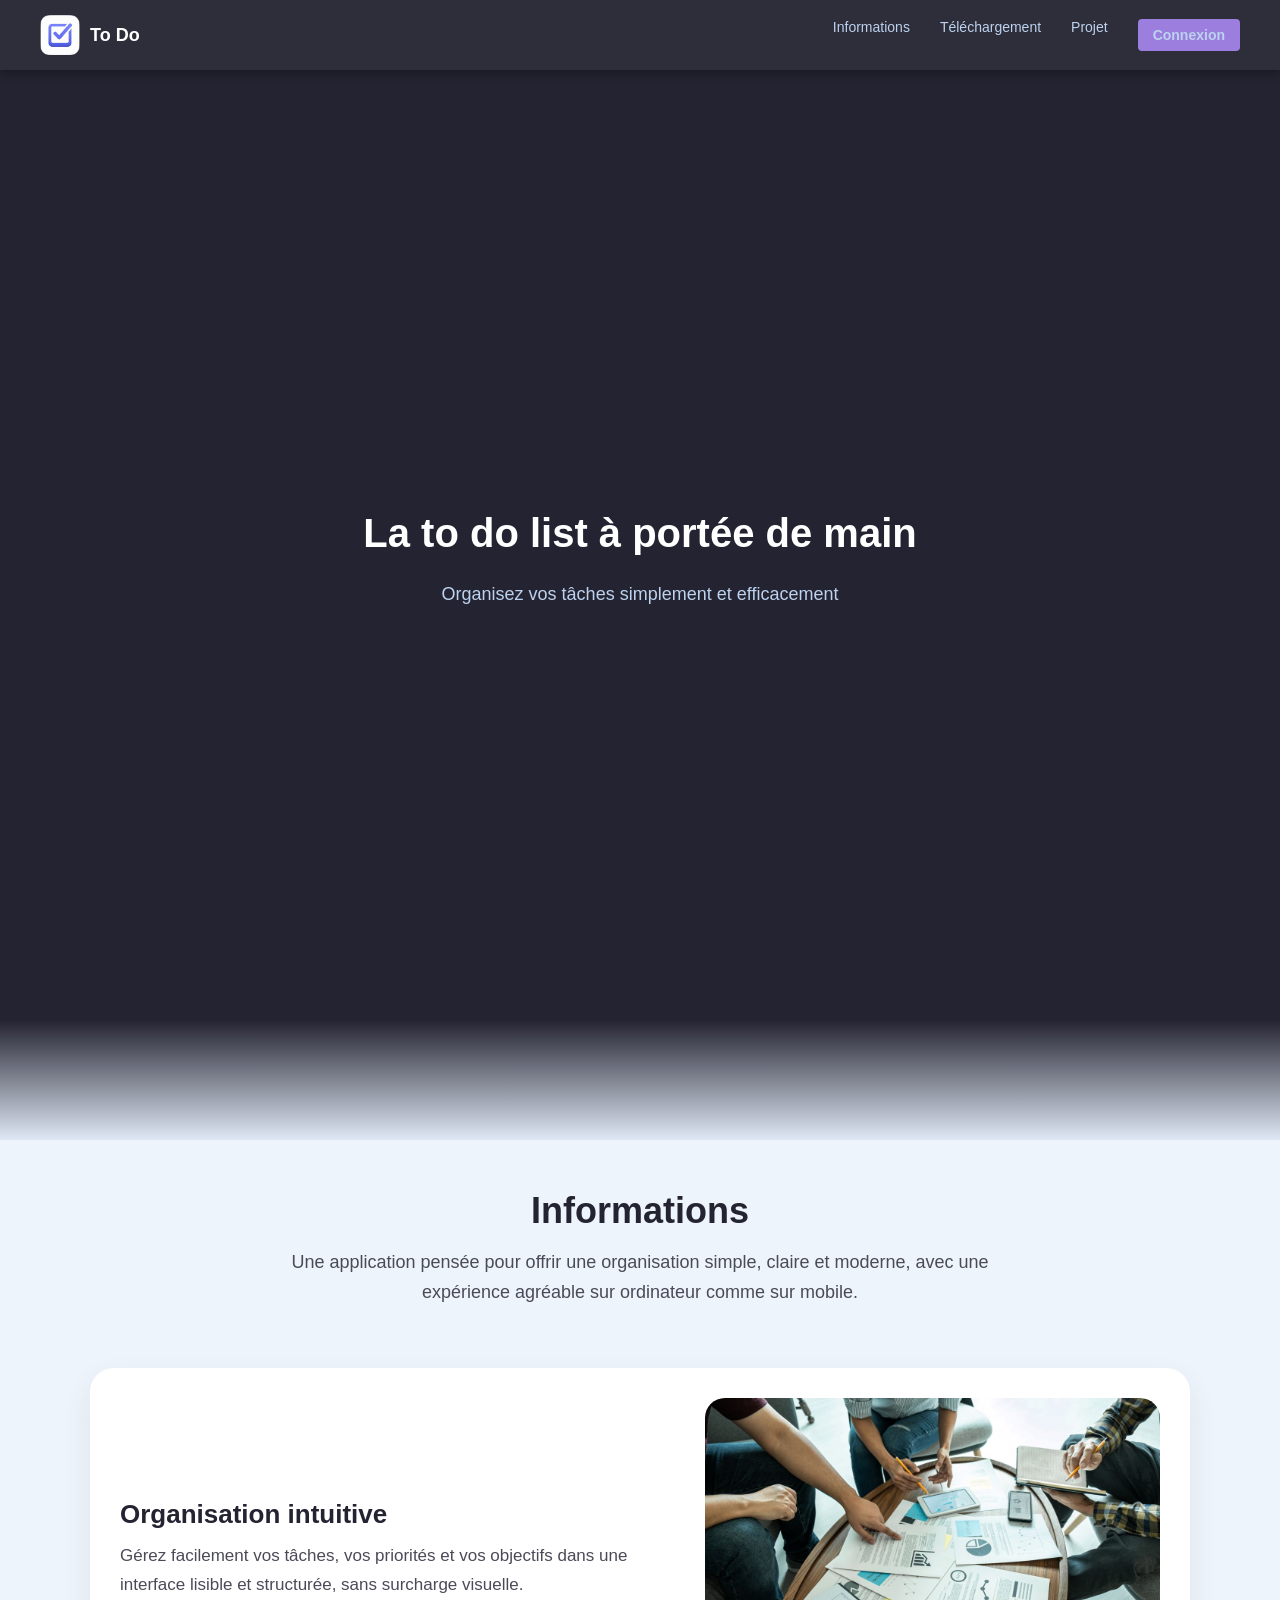
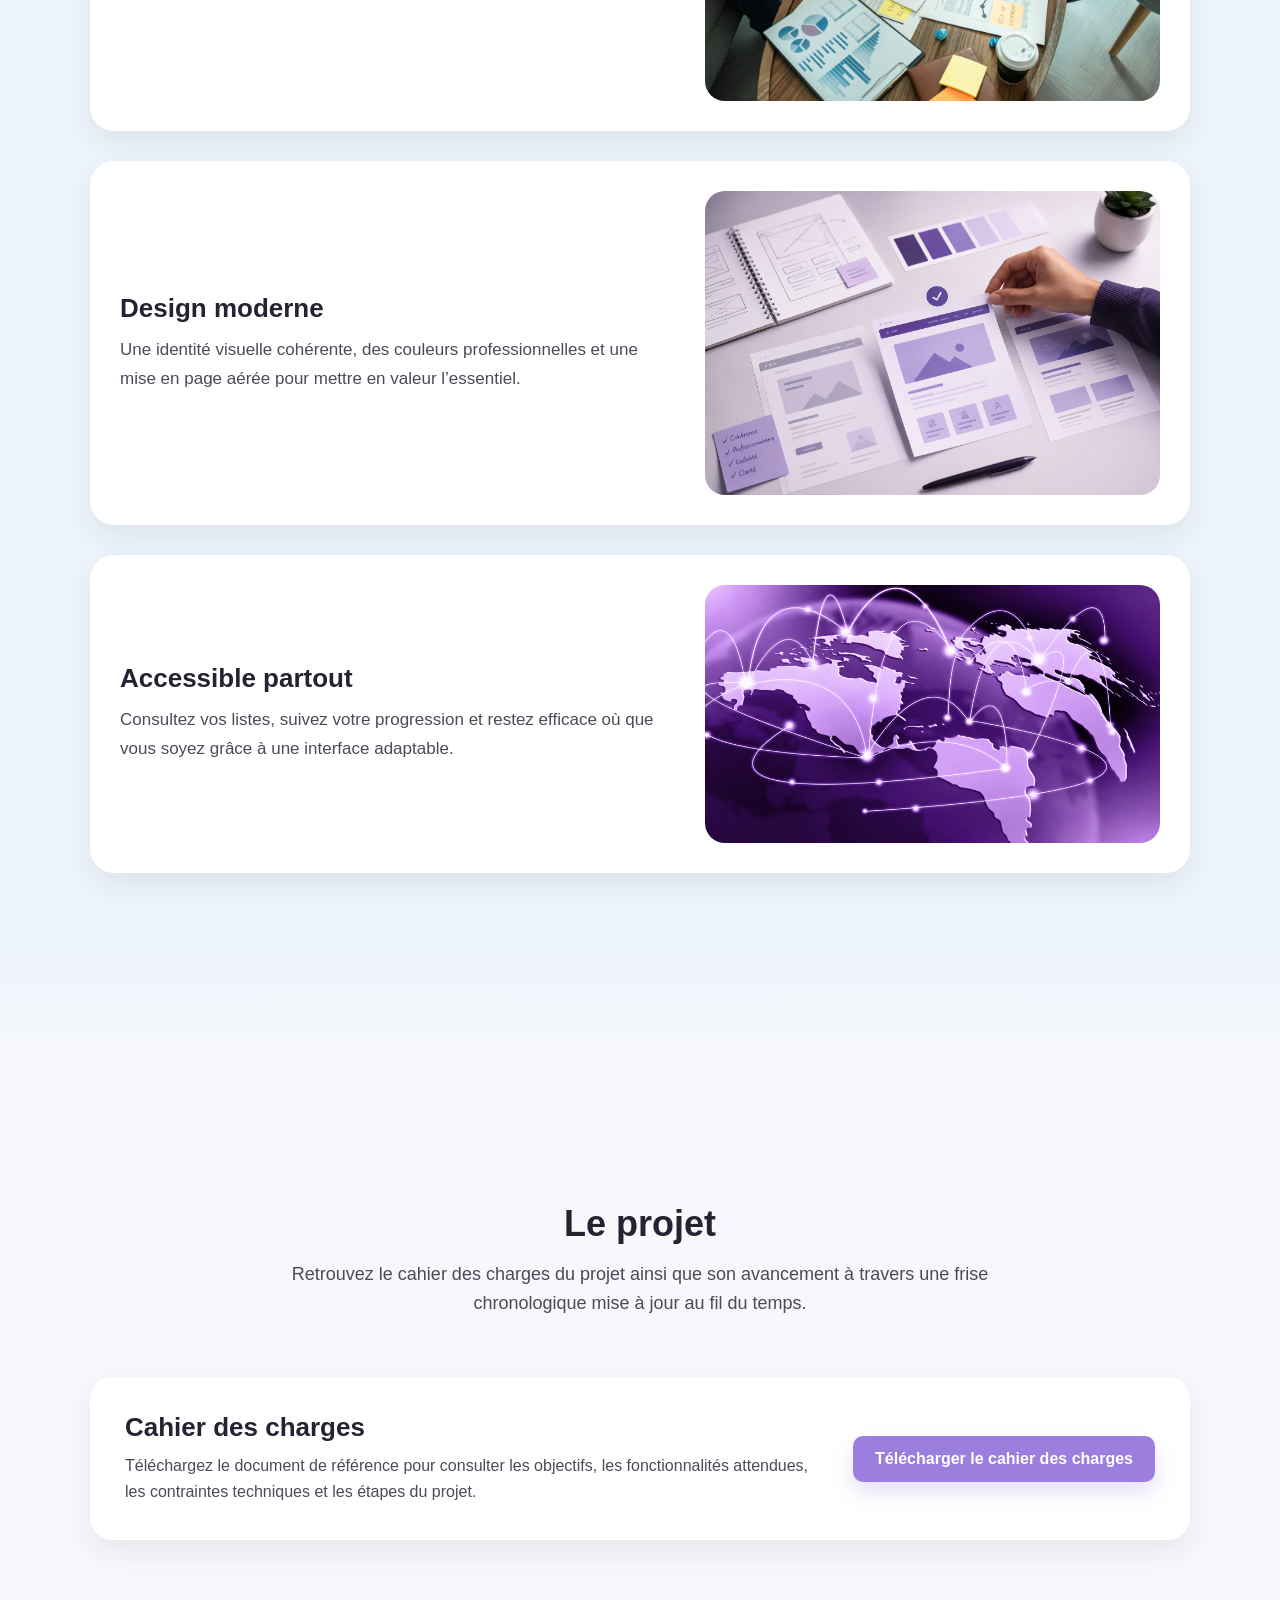
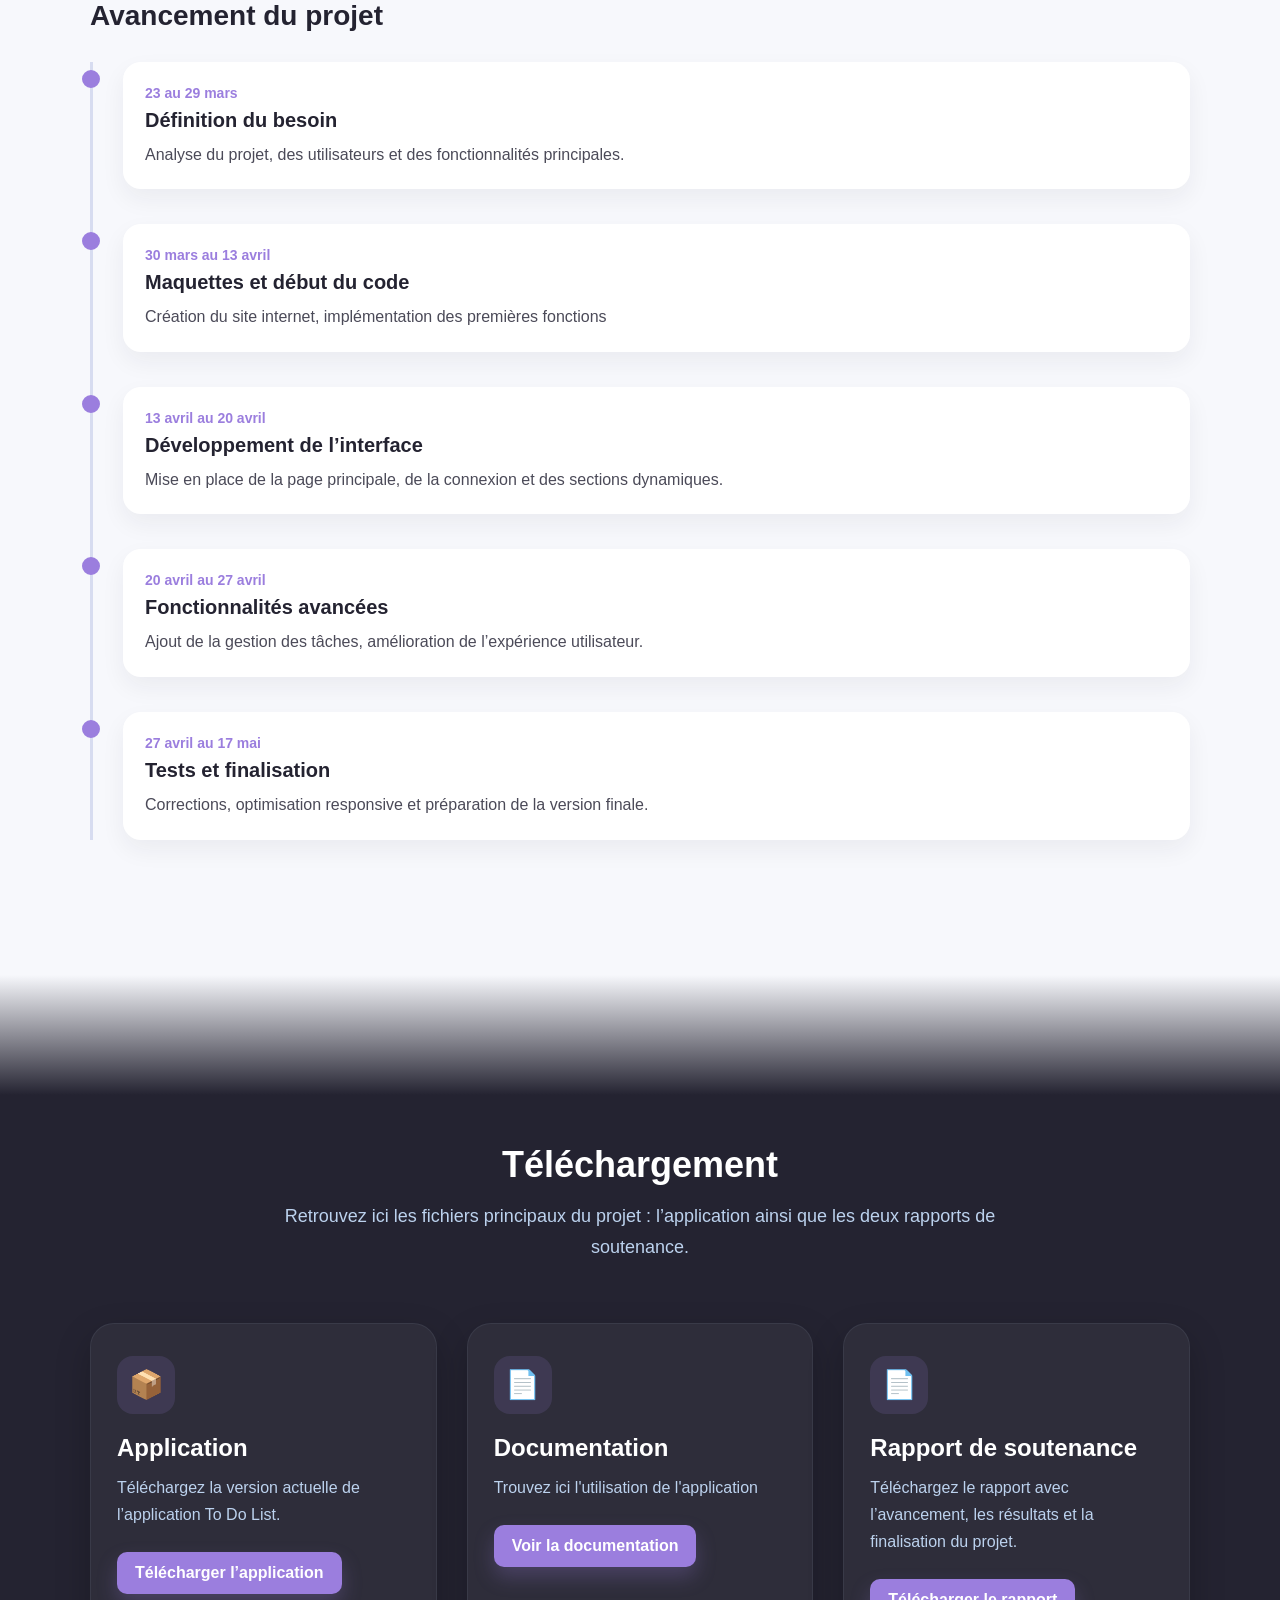
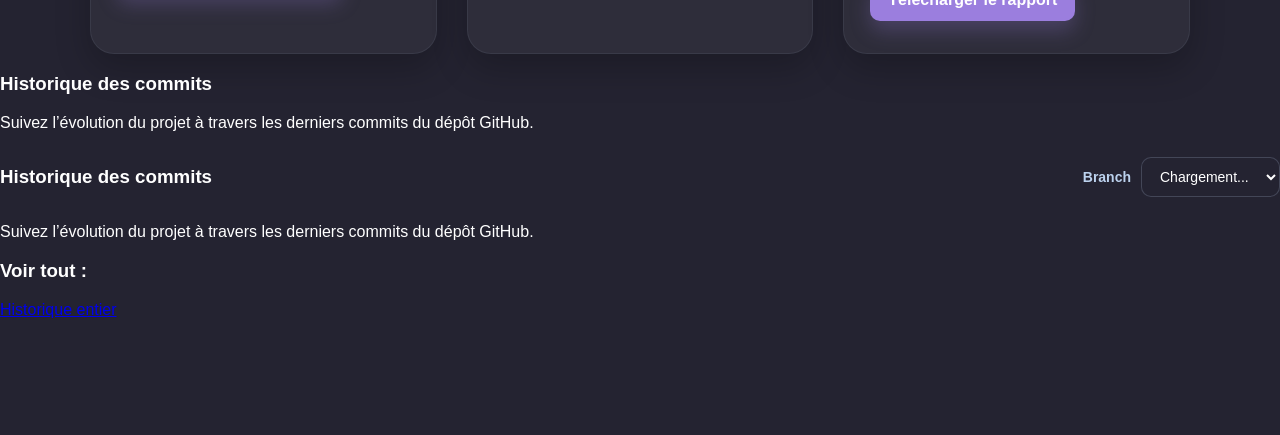
<file: docs/index.html>
<!DOCTYPE html>
<html lang="fr">
<head>
    <meta charset="UTF-8">
    <meta name="viewport" content="width=device-width, initial-scale=1.0">
    <link rel="stylesheet" href="style.css">
    <title>To Do</title>
</head>

<script>
document.addEventListener("DOMContentLoaded", () => {
    const owner = "S4Returnees";
    const repo = "Task-List";

    const commitList = document.getElementById("commit-list");
    const branchSelect = document.getElementById("branch-select");

    if (!commitList) {
        console.error("Élément #commit-list introuvable");
        return;
    }

    if (!branchSelect) {
        console.error("Élément #branch-select introuvable");
        return;
    }

    async function loadBranches() {
        try {
            const response = await fetch(`https://api.github.com/repos/${owner}/${repo}/branches`, {
                headers: {
                    "Accept": "application/vnd.github+json"
                }
            });

            if (!response.ok) {
                throw new Error(`Erreur chargement branches : ${response.status}`);
            }

            const branches = await response.json();

            if (!Array.isArray(branches) || branches.length === 0) {
                branchSelect.innerHTML = `<option value="">Aucune branche</option>`;
                return;
            }

            branchSelect.innerHTML = "";

            branches.forEach(branch => {
                const option = document.createElement("option");
                option.value = branch.name;
                option.textContent = branch.name;
                branchSelect.appendChild(option);
            });

            const defaultBranch = branches.find(branch => branch.name === "main")
                || branches.find(branch => branch.name === "master")
                || branches[0];

            branchSelect.value = defaultBranch.name;
            await loadCommits(defaultBranch.name);

        } catch (error) {
            console.error(error);
            branchSelect.innerHTML = `<option value="">Erreur</option>`;
            commitList.innerHTML = "<p class='error-text'>Impossible de charger les branches.</p>";
        }
    }

    async function loadCommits(branchName) {
        commitList.innerHTML = "<p class='loading-text'>Chargement des commits...</p>";

        try {
            const response = await fetch(
                `https://api.github.com/repos/${owner}/${repo}/commits?sha=${encodeURIComponent(branchName)}`,
                {
                    headers: {
                        "Accept": "application/vnd.github+json"
                    }
                }
            );

            if (!response.ok) {
                throw new Error(`Erreur API GitHub : ${response.status}`);
            }

            const commits = await response.json();

            if (!Array.isArray(commits) || commits.length === 0) {
                commitList.innerHTML = "<p class='loading-text'>Aucun commit trouvé pour cette branche.</p>";
                return;
            }

            commitList.innerHTML = "";

            commits.slice(0, 10).forEach(commit => {
                const message = commit.commit?.message || "Message indisponible";
                const author = commit.commit?.author?.name || "Auteur inconnu";
                const dateRaw = commit.commit?.author?.date;
                const date = dateRaw
                    ? new Date(dateRaw).toLocaleDateString("fr-FR")
                    : "Date inconnue";
                const url = commit.html_url;

                const item = document.createElement("div");
                item.className = "commit-item";

                item.innerHTML = `
                    <div class="commit-message">${message}</div>
                    <div class="commit-meta">
                        ${author} • ${date}<br>
                        <a href="${url}" target="_blank" rel="noopener noreferrer">Voir sur GitHub</a>
                    </div>
                `;

                commitList.appendChild(item);
            });

        } catch (error) {
            console.error(error);
            commitList.innerHTML = "<p class='error-text'>Erreur lors du chargement des commits.</p>";
        }
    }

    branchSelect.addEventListener("change", () => {
        const selectedBranch = branchSelect.value;
        if (selectedBranch) {
            loadCommits(selectedBranch);
        }
    });

    loadBranches();
});
</script>
<body>
<header class="header">
    <div class="container">
        <div class="logo-container">
            <img src="images/icon.png" alt="Logo" class="logo">
            <span class="title">To Do</span>
        </div>

        <nav class="nav">
            <a href="#information">Informations</a>
            <a href="#telechargement">Téléchargement</a>
            <a href="#projet">Projet</a>
            <a href="connexion/connection.html" class="btn-login">Connexion</a>
        </nav>
    </div>
</header>

<section class="hero">
    <h1>La to do list à portée de main</h1>
    <p>Organisez vos tâches simplement et efficacement</p>
</section>

<section id="information" class="info-section">
<div class="section-transition transition-dark-to-light"></div>

    <div class="info-container">
        <div class="info-intro">
            <h2>Informations</h2>
            <p>
                Une application pensée pour offrir une organisation simple, claire
                et moderne, avec une expérience agréable sur ordinateur comme sur mobile.
            </p>
        </div>

        <div class="info-grid">
            <div class="info-card">
                <div class="info-card-text">
                    <h3>Organisation intuitive</h3>
                    <p>
                        Gérez facilement vos tâches, vos priorités et vos objectifs dans
                        une interface lisible et structurée, sans surcharge visuelle.
                    </p>
                </div>
                <div class="info-card-image">
                    <img src="images/gestion.png" alt="Organisation des tâches">
                </div>
            </div>

            <div class="info-card">
                <div class="info-card-text">
                    <h3>Design moderne</h3>
                    <p>
                        Une identité visuelle cohérente, des couleurs professionnelles
                        et une mise en page aérée pour mettre en valeur l’essentiel.
                    </p>
                </div>
                <div class="info-card-image">
                    <img src="images/design.png" alt="Design moderne de l'application">
                </div>
            </div>

            <div class="info-card">
                <div class="info-card-text">
                    <h3>Accessible partout</h3>
                    <p>
                        Consultez vos listes, suivez votre progression et restez efficace
                        où que vous soyez grâce à une interface adaptable.
                    </p>
                </div>
                <div class="info-card-image">
                    <img src="images/accessible.png" alt="Application accessible partout">
                </div>
            </div>
        </div>
    </div>

    <div class="section-transition transition-light-to-project"></div>
</section>
<section id="projet" class="project-section">
    <div class="project-container">

        <div class="project-intro">
            <h2>Le projet</h2>
            <p>
                Retrouvez le cahier des charges du projet ainsi que son avancement
                à travers une frise chronologique mise à jour au fil du temps.
            </p>
        </div>

        <div class="project-doc">
            <div class="project-doc-text">
                <h3>Cahier des charges</h3>
                <p>
                    Téléchargez le document de référence pour consulter les objectifs,
                    les fonctionnalités attendues, les contraintes techniques et les
                    étapes du projet.
                </p>
            </div>

            <a href="documents/cahier_des_charges.pdf" download class="download-btn">
                Télécharger le cahier des charges
            </a>
        </div>

        <div class="timeline-block">
            <h3>Avancement du projet</h3>

            <div class="timeline">
                <div class="timeline-item done">
                    <div class="timeline-dot"></div>
                    <div class="timeline-content">
                        <span class="timeline-date">23 au 29 mars</span>
                        <h4>Définition du besoin</h4>
                        <p>Analyse du projet, des utilisateurs et des fonctionnalités principales.</p>
                    </div>
                </div>

                <div class="timeline-item done">
                    <div class="timeline-dot"></div>
                    <div class="timeline-content">
                        <span class="timeline-date">30 mars au 13 avril</span>
                        <h4>Maquettes et début du code</h4>
                        <p>Création du site internet, implémentation des premières fonctions</p>
                    </div>
                </div>

                <div class="timeline-item done">
                    <div class="timeline-dot"></div>
                    <div class="timeline-content">
                        <span class="timeline-date">13 avril au 20 avril</span>
                        <h4>Développement de l’interface</h4>
                        <p>Mise en place de la page principale, de la connexion et des sections dynamiques.</p>
                    </div>
                </div>

                <div class="timeline-item done">
                    <div class="timeline-dot"></div>
                    <div class="timeline-content">
                        <span class="timeline-date">20 avril au 27 avril</span>
                        <h4>Fonctionnalités avancées</h4>
                        <p>Ajout de la gestion des tâches, amélioration de l’expérience utilisateur.</p>
                    </div>
                </div>

                <div class="timeline-item done">
                    <div class="timeline-dot"></div>
                    <div class="timeline-content">
                        <span class="timeline-date">27 avril au 17 mai</span>
                        <h4>Tests et finalisation</h4>
                        <p>Corrections, optimisation responsive et préparation de la version finale.</p>
                    </div>
                </div>
            </div>
        </div>

    </div>
</section>
<section id="telechargement" class="download-section">
    <div class="section-transition transition-project-to-download"></div>

    <div class="download-container">
        <div class="download-intro">
            <h2>Téléchargement</h2>
            <p>
                Retrouvez ici les fichiers principaux du projet : l’application
                ainsi que les deux rapports de soutenance.
            </p>
        </div>

        <div class="download-grid">
            <div class="download-card">
                <div class="download-icon">📦</div>
                <h3>Application</h3>
                <p>
                    Téléchargez la version actuelle de l’application To Do List.
                </p>
                <a href="documents/Task_List.exe" download class="download-btn-dark">
                    Télécharger l’application
                </a>
            </div>

            <div class="download-card">
                <div class="download-icon">📄</div>
                <h3>Documentation </h3>
                <p>
                    Trouvez ici l'utilisation de l'application
                </p>
                <a href="https://github.com/S4Returnees/Task-List#%EF%B8%8F-usage" download class="download-btn-dark">
                    Voir la documentation
                </a>
            </div>

            <div class="download-card">
                <div class="download-icon">📄</div>
                <h3>Rapport de soutenance</h3>
                <p>
                    Téléchargez le rapport avec l’avancement, les résultats
                    et la finalisation du projet.
                </p>
                <a href="documents/report.pdf" download class="download-btn-dark">
                    Télécharger le rapport
                </a>
            </div>
        </div>
    </div>
    <div class="github-history-header">
    <h3>Historique des commits</h3>
    <p>Suivez l’évolution du projet à travers les derniers commits du dépôt GitHub.</p>
</div>
    <div class="github-history-header">
    <div class="github-history-top">
        <h3>Historique des commits</h3>

        <div class="branch-selector">
            <label for="branch-select">Branch</label>
            <select id="branch-select">
                <option value="">Chargement...</option>
            </select>
        </div>
    </div>

    <p>Suivez l’évolution du projet à travers les derniers commits du dépôt GitHub.</p>
    <body onload="loadCommits(Branch)">
</div>
<div class="github-history-under">
    <h3>Voir tout :</h3>
    <p>
        <a id="full-history-link" href="https://github.com/S4Returnees/Task-List/commits" target="_blank" rel="noopener noreferrer">
            Historique entier
        </a>
    </p>
</div>
</section>

</body>
</file>
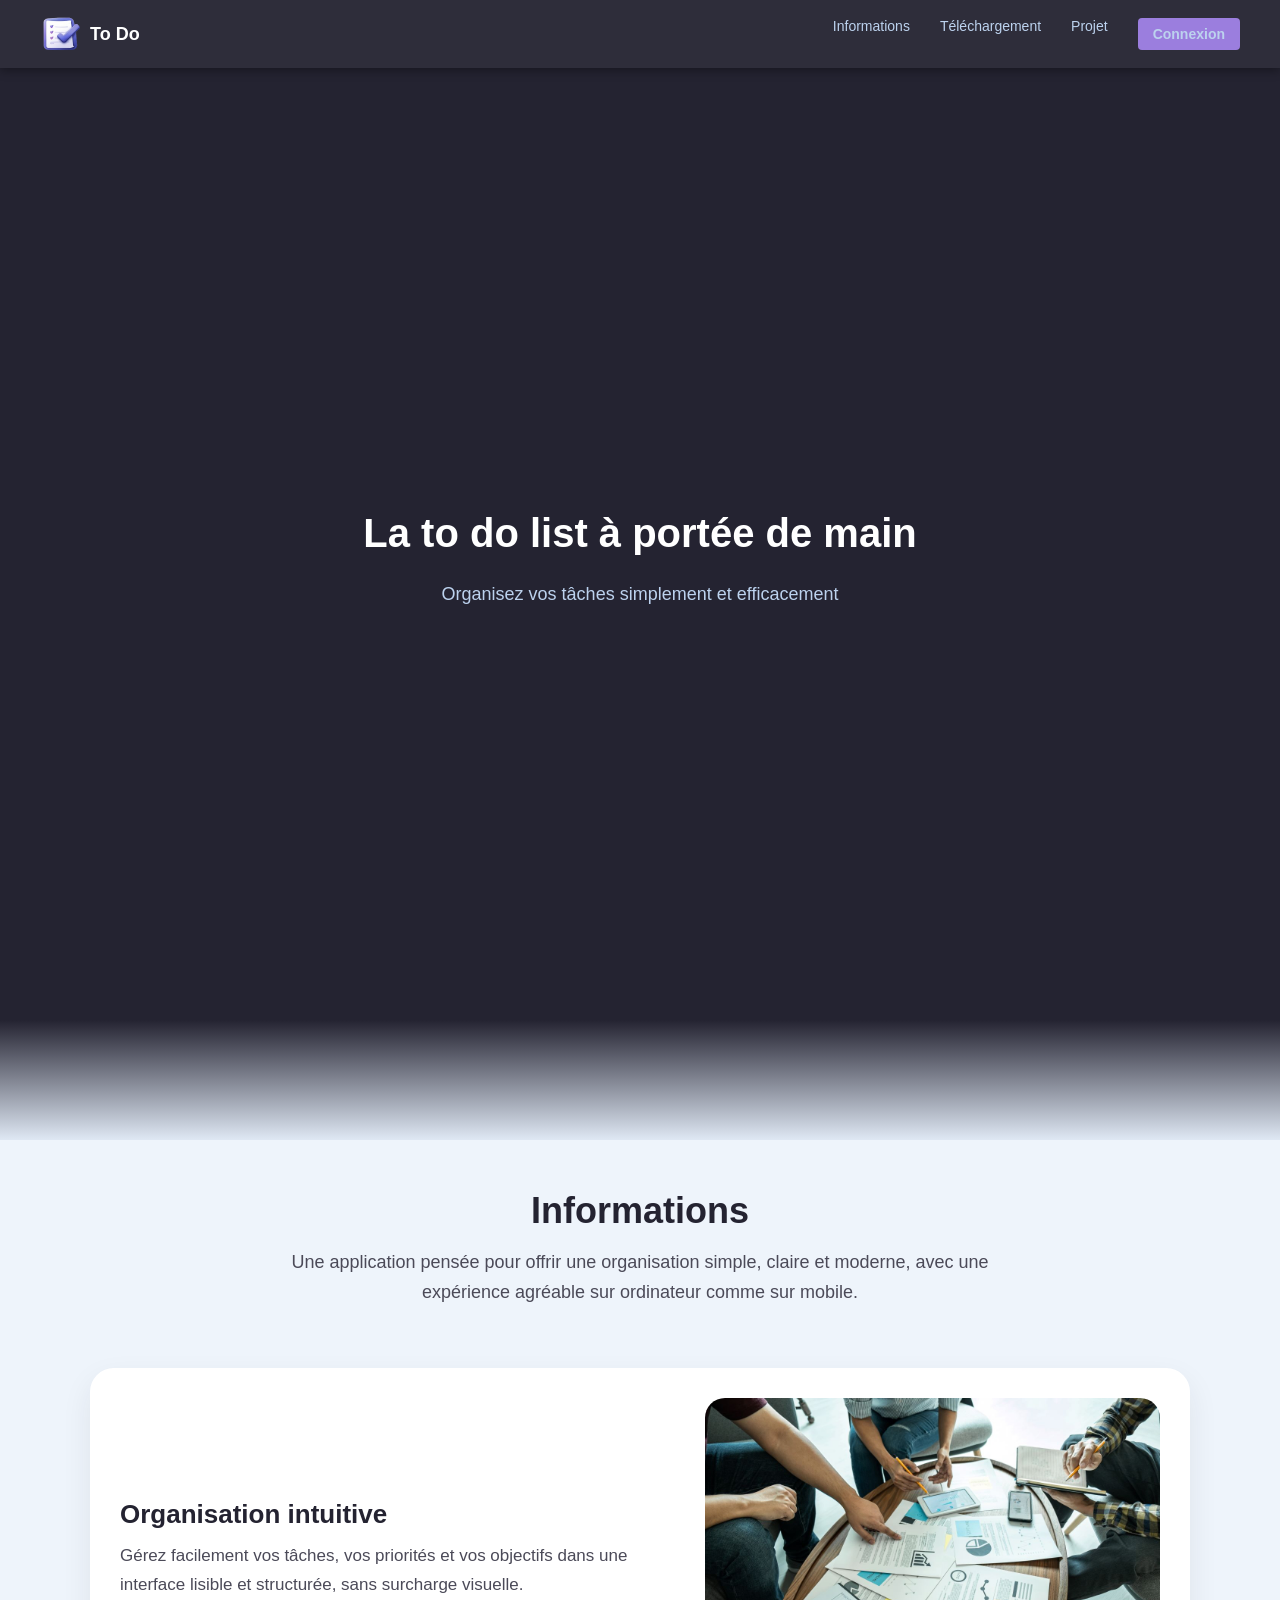
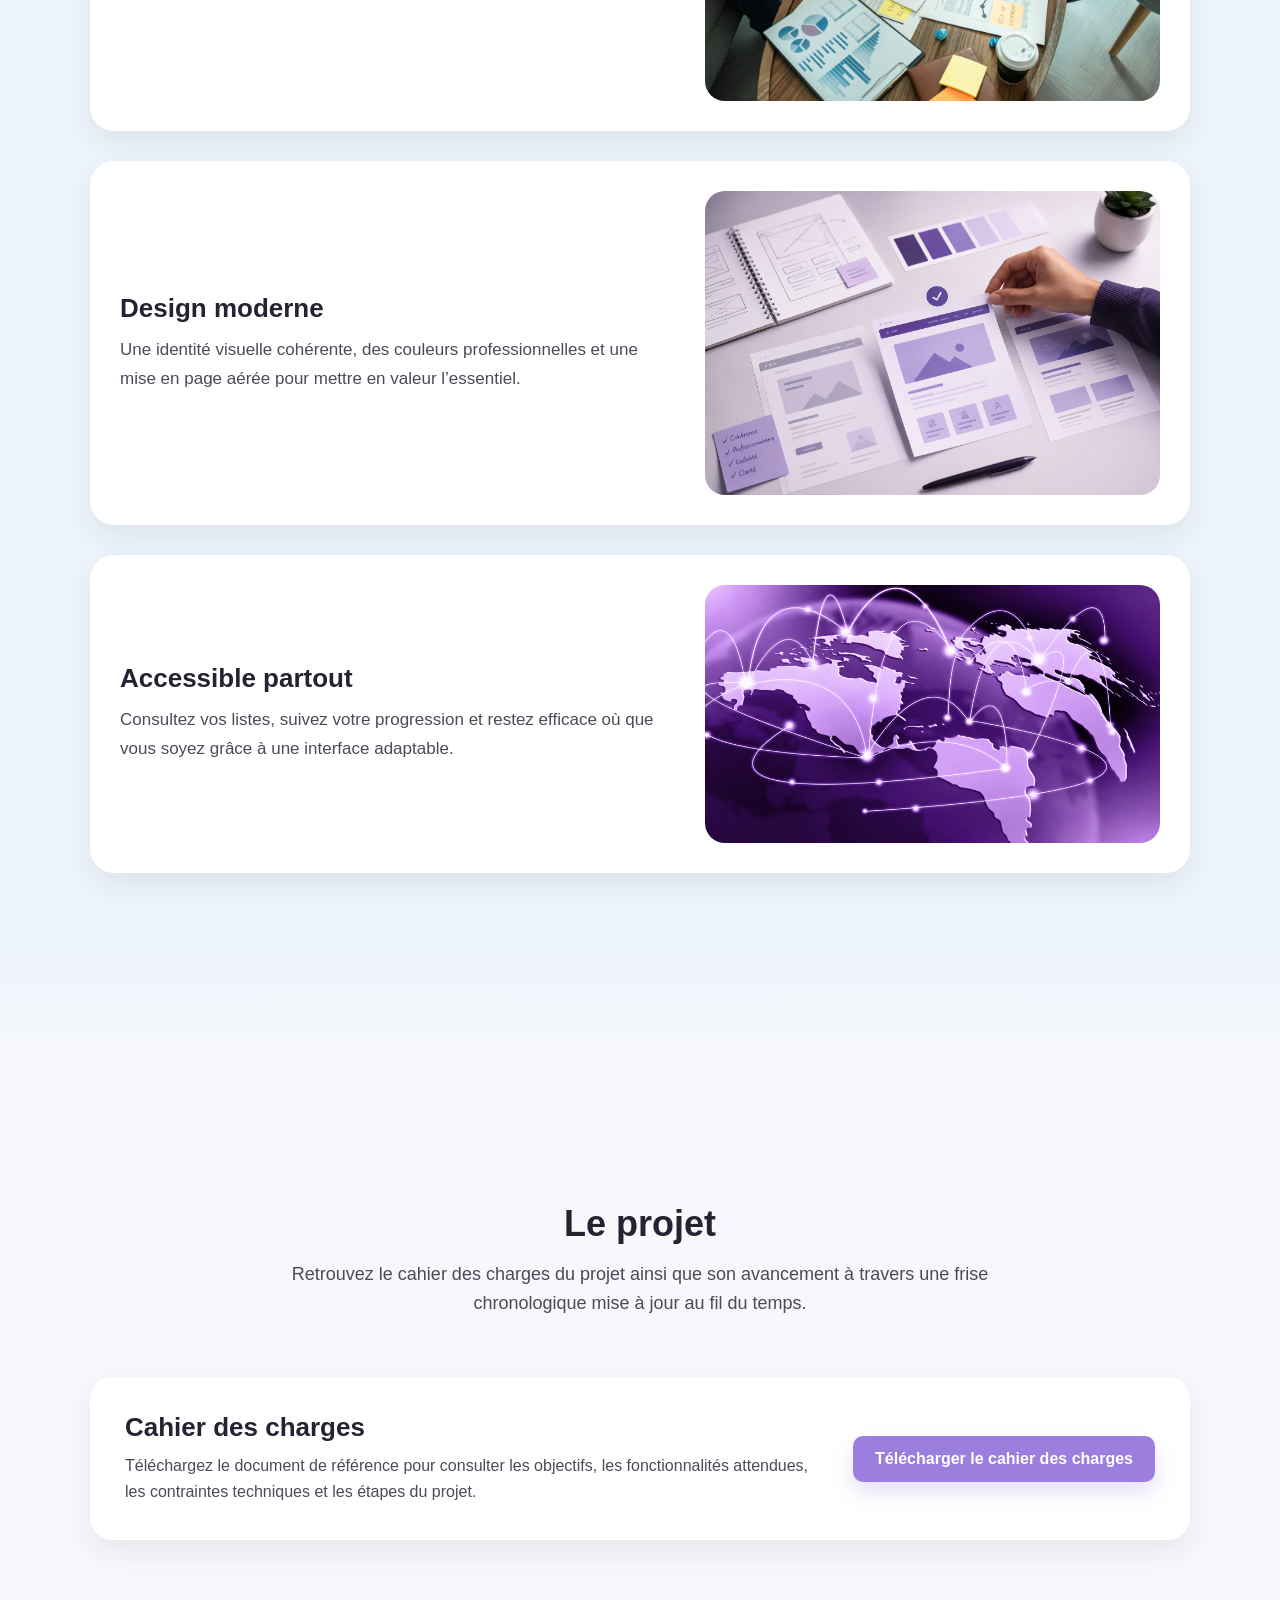
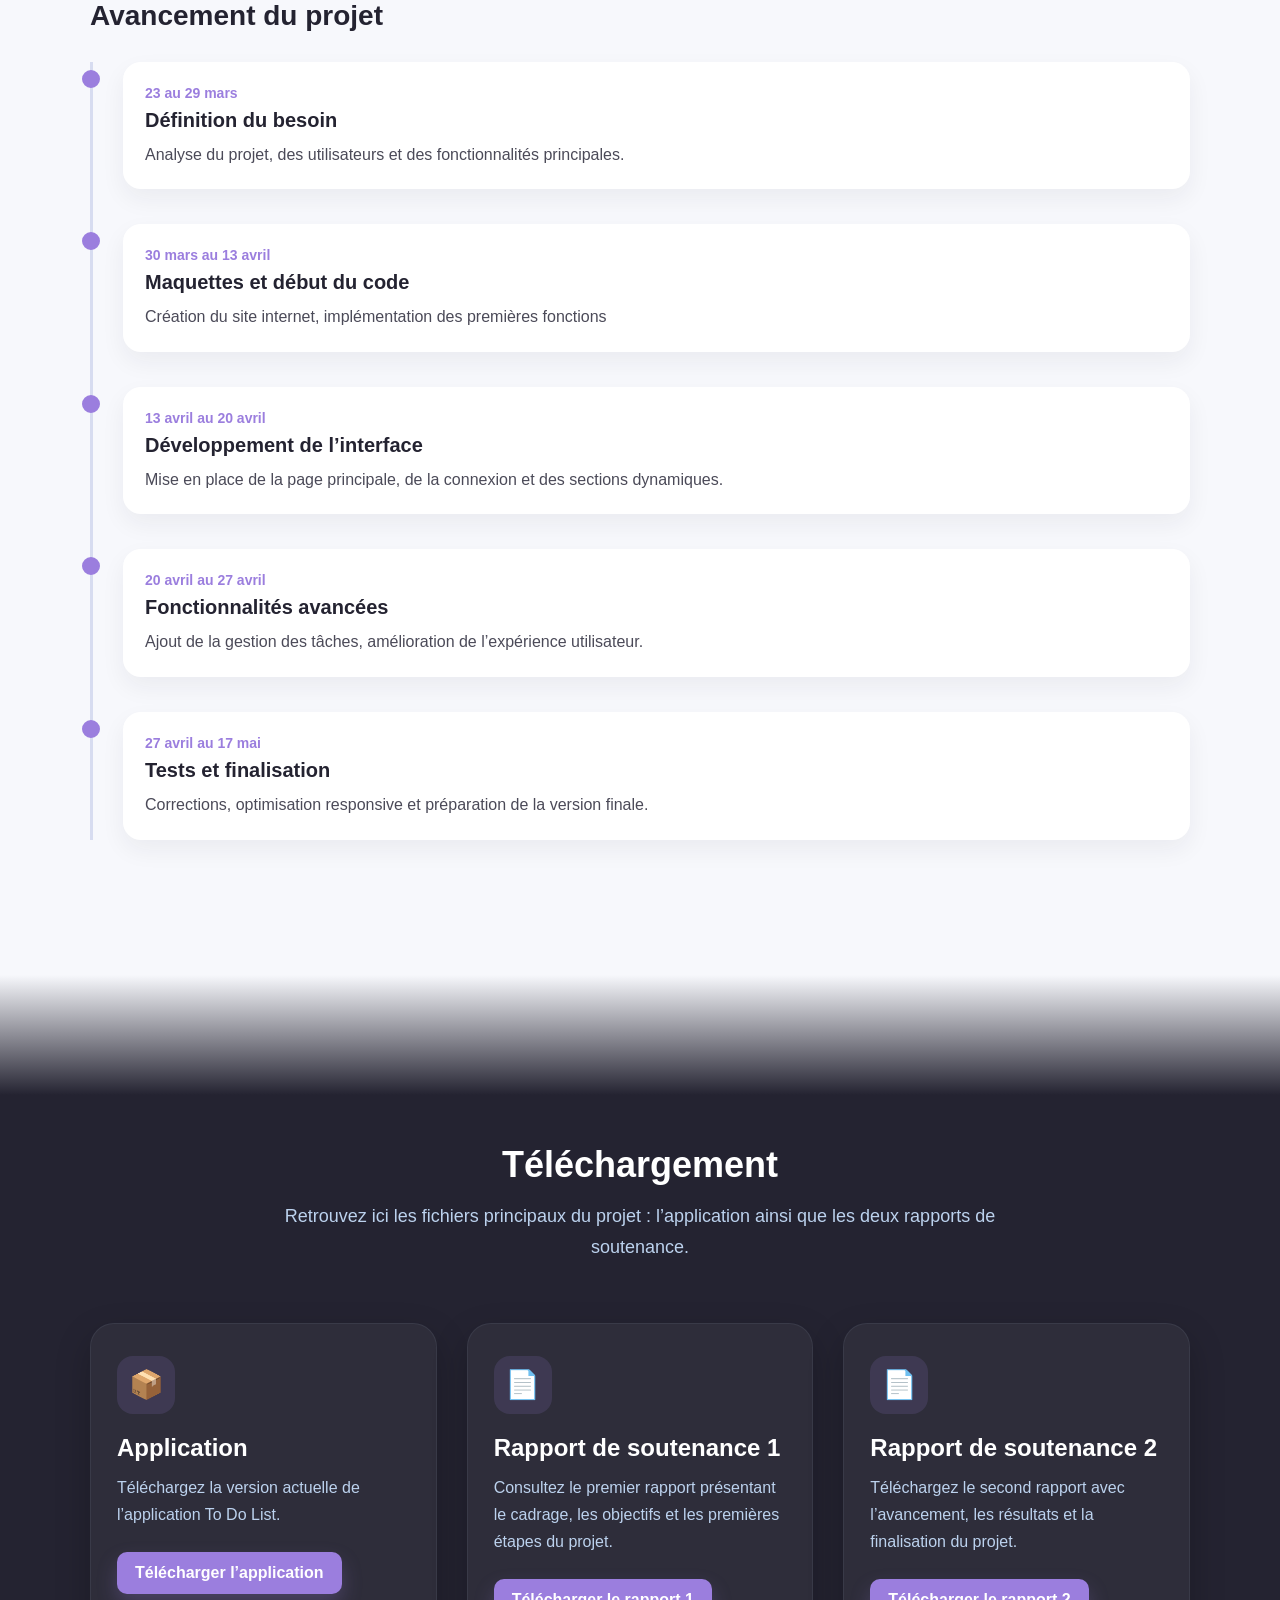
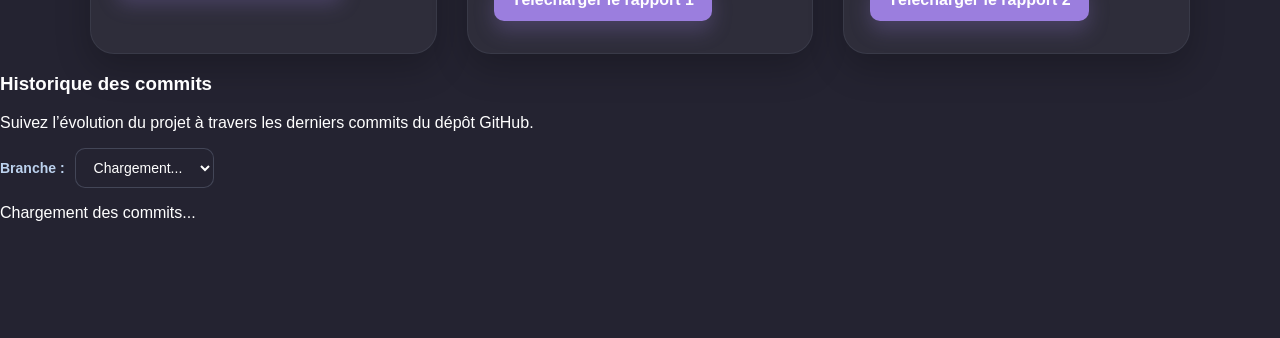
<file: docs/accueil.html>
<!DOCTYPE html>
<html lang="fr">
<head>
    <meta charset="UTF-8">
    <meta name="viewport" content="width=device-width, initial-scale=1.0">
    <link rel="stylesheet" href="style.css">
    <title>To Do</title>
</head>

<script>
const OWNER = "S4Returnees";
const REPO = "Task-List";

const branchSelect = document.getElementById("branch-select");
const commitList = document.getElementById("commit-list");

async function loadBranches() {

    commitList.innerHTML = "Chargement...";

    const TOKEN = "TON_NOUVEAU_TOKEN";

    const url = `https://api.github.com/repos/${OWNER}/${REPO}/branches`;

    try {

        const response = await fetch(url, {
            headers: {
                Authorization: `Bearer ${TOKEN}`
            }
        });

        if (!response.ok) {
            throw new Error(`Erreur GitHub : ${response.status}`);
        }

        const branches = await response.json();

        branchSelect.innerHTML = "";

        branches.forEach(branch => {
            const option = document.createElement("option");
            option.value = branch.name;
            option.textContent = branch.name;
            branchSelect.appendChild(option);
        });

        if (branches.length > 0) {
            loadCommits(branches[0].name);
        }

    } catch (error) {
        console.error(error);

        commitList.innerHTML = `
            <p style="color:red;">
                Impossible de charger les branches : ${error.message}
            </p>
        `;
    }
}

async function loadCommits(branchName) {

    commitList.innerHTML = `
        <p class="loading-text">
            Chargement des commits...
        </p>
    `;

    try {

        const response = await fetch(
            `https://api.github.com/repos/${OWNER}/${REPO}/commits?sha=${branchName}`
        );

        if (!response.ok) {
            throw new Error(
                `Erreur GitHub : ${response.status}`
            );
        }

        const commits = await response.json();

        commitList.innerHTML = "";

        commits.forEach(commit => {

            const card = document.createElement("div");
            card.className = "commit-card";

            const date = new Date(
                commit.commit.author.date
            ).toLocaleString();

            card.innerHTML = `
                <div class="commit-message">
                    ${commit.commit.message}
                </div>

                <div class="commit-meta">
                    👤 ${commit.commit.author.name}<br>
                    📅 ${date}
                </div>

                <a
                    class="commit-link"
                    href="${commit.html_url}"
                    target="_blank"
                >
                    Voir le commit →
                </a>
            `;

            commitList.appendChild(card);
        });

    } catch (error) {

        console.error(error);

        commitList.innerHTML = `
            <p style="color:red;">
                Impossible de charger les commits :
                ${error.message}
            </p>
        `;
    }
}

branchSelect.addEventListener("change", (e) => {
    loadCommits(e.target.value);
});

loadBranches();
</script>

<body>
<header class="header">
    <div class="container">
        <div class="logo-container">
            <img src="images/logo_v1.png" alt="Logo" class="logo">
            <span class="title">To Do</span>
        </div>

        <nav class="nav">
            <a href="#information">Informations</a>
            <a href="#telechargement">Téléchargement</a>
            <a href="#projet">Projet</a>
            <a href="connection.html" class="btn-login">Connexion</a>
        </nav>
    </div>
</header>

<section class="hero">
    <h1>La to do list à portée de main</h1>
    <p>Organisez vos tâches simplement et efficacement</p>
</section>

<section id="information" class="info-section">
<div class="section-transition transition-dark-to-light"></div>

    <div class="info-container">
        <div class="info-intro">
            <h2>Informations</h2>
            <p>
                Une application pensée pour offrir une organisation simple, claire
                et moderne, avec une expérience agréable sur ordinateur comme sur mobile.
            </p>
        </div>

        <div class="info-grid">
            <div class="info-card">
                <div class="info-card-text">
                    <h3>Organisation intuitive</h3>
                    <p>
                        Gérez facilement vos tâches, vos priorités et vos objectifs dans
                        une interface lisible et structurée, sans surcharge visuelle.
                    </p>
                </div>
                <div class="info-card-image">
                    <img src="images/gestion.png" alt="Organisation des tâches">
                </div>
            </div>

            <div class="info-card">
                <div class="info-card-text">
                    <h3>Design moderne</h3>
                    <p>
                        Une identité visuelle cohérente, des couleurs professionnelles
                        et une mise en page aérée pour mettre en valeur l’essentiel.
                    </p>
                </div>
                <div class="info-card-image">
                    <img src="images/design.png" alt="Design moderne de l'application">
                </div>
            </div>

            <div class="info-card">
                <div class="info-card-text">
                    <h3>Accessible partout</h3>
                    <p>
                        Consultez vos listes, suivez votre progression et restez efficace
                        où que vous soyez grâce à une interface adaptable.
                    </p>
                </div>
                <div class="info-card-image">
                    <img src="images/accessible.png" alt="Application accessible partout">
                </div>
            </div>
        </div>
    </div>

    <div class="section-transition transition-light-to-project"></div>
</section>
<section id="projet" class="project-section">
    <div class="project-container">

        <div class="project-intro">
            <h2>Le projet</h2>
            <p>
                Retrouvez le cahier des charges du projet ainsi que son avancement
                à travers une frise chronologique mise à jour au fil du temps.
            </p>
        </div>

        <div class="project-doc">
            <div class="project-doc-text">
                <h3>Cahier des charges</h3>
                <p>
                    Téléchargez le document de référence pour consulter les objectifs,
                    les fonctionnalités attendues, les contraintes techniques et les
                    étapes du projet.
                </p>
            </div>

            <a href="documents/cahier_des_charges.pdf" download class="download-btn">
                Télécharger le cahier des charges
            </a>
        </div>

        <div class="timeline-block">
            <h3>Avancement du projet</h3>

            <div class="timeline">
                <div class="timeline-item done">
                    <div class="timeline-dot"></div>
                    <div class="timeline-content">
                        <span class="timeline-date">23 au 29 mars</span>
                        <h4>Définition du besoin</h4>
                        <p>Analyse du projet, des utilisateurs et des fonctionnalités principales.</p>
                    </div>
                </div>

                <div class="timeline-item done">
                    <div class="timeline-dot"></div>
                    <div class="timeline-content">
                        <span class="timeline-date">30 mars au 13 avril</span>
                        <h4>Maquettes et début du code</h4>
                        <p>Création du site internet, implémentation des premières fonctions</p>
                    </div>
                </div>

                <div class="timeline-item done">
                    <div class="timeline-dot"></div>
                    <div class="timeline-content">
                        <span class="timeline-date">13 avril au 20 avril</span>
                        <h4>Développement de l’interface</h4>
                        <p>Mise en place de la page principale, de la connexion et des sections dynamiques.</p>
                    </div>
                </div>

                <div class="timeline-item done">
                    <div class="timeline-dot"></div>
                    <div class="timeline-content">
                        <span class="timeline-date">20 avril au 27 avril</span>
                        <h4>Fonctionnalités avancées</h4>
                        <p>Ajout de la gestion des tâches, amélioration de l’expérience utilisateur.</p>
                    </div>
                </div>

                <div class="timeline-item done">
                    <div class="timeline-dot"></div>
                    <div class="timeline-content">
                        <span class="timeline-date">27 avril au 17 mai</span>
                        <h4>Tests et finalisation</h4>
                        <p>Corrections, optimisation responsive et préparation de la version finale.</p>
                    </div>
                </div>
            </div>
        </div>

    </div>
</section>
<section id="telechargement" class="download-section">
    <div class="section-transition transition-project-to-download"></div>

    <div class="download-container">
        <div class="download-intro">
            <h2>Téléchargement</h2>
            <p>
                Retrouvez ici les fichiers principaux du projet : l’application
                ainsi que les deux rapports de soutenance.
            </p>
        </div>

        <div class="download-grid">
            <div class="download-card">
                <div class="download-icon">📦</div>
                <h3>Application</h3>
                <p>
                    Téléchargez la version actuelle de l’application To Do List.
                </p>
                <a href="telechargements/application.zip" download class="download-btn-dark">
                    Télécharger l’application
                </a>
            </div>

            <div class="download-card">
                <div class="download-icon">📄</div>
                <h3>Rapport de soutenance 1</h3>
                <p>
                    Consultez le premier rapport présentant le cadrage, les objectifs
                    et les premières étapes du projet.
                </p>
                <a href="telechargements/rapport_soutenance_1.pdf" download class="download-btn-dark">
                    Télécharger le rapport 1
                </a>
            </div>

            <div class="download-card">
                <div class="download-icon">📄</div>
                <h3>Rapport de soutenance 2</h3>
                <p>
                    Téléchargez le second rapport avec l’avancement, les résultats
                    et la finalisation du projet.
                </p>
                <a href="telechargements/rapport_soutenance_2.pdf" download class="download-btn-dark">
                    Télécharger le rapport 2
                </a>
            </div>
        </div>
    </div>
<div class="github-history">
    <div class="github-history-header">
        <h3>Historique des commits</h3>
        <p>
            Suivez l’évolution du projet à travers les derniers commits du dépôt GitHub.
        </p>
    </div>

    <!-- Sélection de branche -->
    <div class="branch-selector">
        <label for="branch-select">Branche :</label>

        <select id="branch-select">
            <option>Chargement...</option>
        </select>
    </div>

    <!-- Liste scrollable -->
    <div id="commit-list" class="commit-list">
        <p class="loading-text">Chargement des commits...</p>
    </div>
</div>
</section>

</body>
</file>
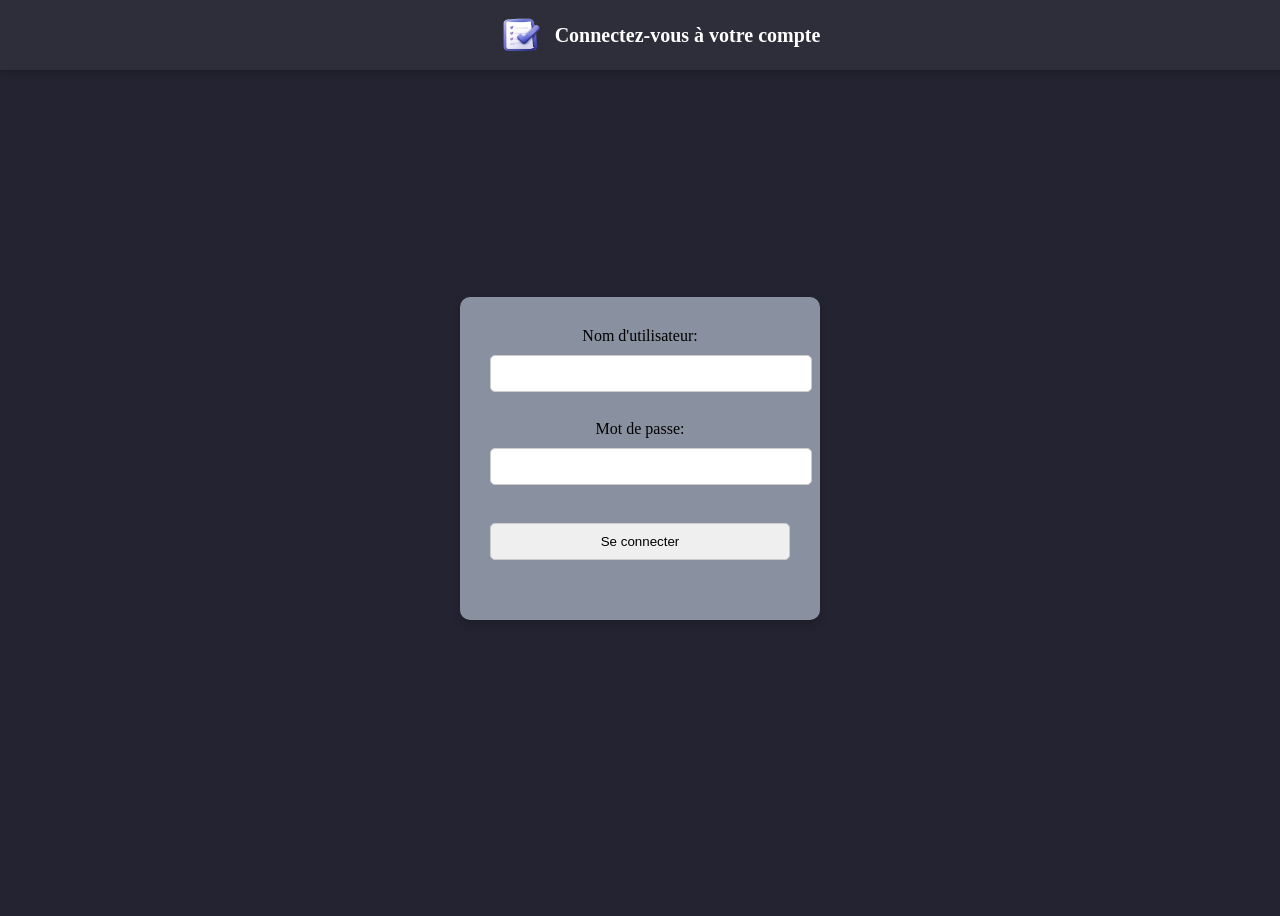
<file: docs/connexion/connection.html>
<!DOCTYPE html>
<html lang="fr">
<head>
    <meta charset="UTF-8">
    <meta name="viewport" content="width=device-width, initial-scale=1.0">
    <link rel="stylesheet" href="style.css">
    <title>Let's connect</title>
</head>
<body>
    <div class="header">
        <img src="logo_v1.png" alt="Logo du site" class="logo">
        <h1>Connectez-vous à votre compte</h1>
    </div>
    <div class="login-box">
        <form action="connexion.php" method="post">
            <label for="username">Nom d'utilisateur:</label>
            <input type="text" id="username" name="username" required><br><br>
            <label for="password">Mot de passe:</label>
            <input type="password" id="password" name="password" required><br><br>
            <input type="submit" value="Se connecter">
            
        </form>
    </div>
</body>
</html>
</file>
<file: docs/style.css>
html {
    scroll-behavior: smooth;
}

body {
    margin: 0;
    font-family: Arial, sans-serif;
    background-color: #242331;
    color: white;
}

.header {
    position: fixed;
    top: 0;
    width: 100%;
    background-color: #2e2d3a;
    box-shadow: 0 2px 10px rgba(0,0,0,0.4);
    z-index: 1000;
}

.container {
    max-width: 1200px;
    margin: auto;
    padding: 15px 30px;

    display: flex;
    justify-content: space-between;
    align-items: center;
}

.logo-container {
    display: flex;
    align-items: center;
    gap: 10px;
}

.logo {
    width: 40px;
}

.title {
    font-weight: bold;
    font-size: 18px;
}

.btn-login {
    background-color: #9b7ede;
    color: white;
    padding: 8px 15px;
    border-radius: 4px;
    text-decoration: none;
    font-weight: bold;
    transition: 0.3s;
}

.btn-login:hover {
    background-color: #7e63c9;
}

.nav {
    display: flex;
    gap: 30px;
}

.nav a {
    text-decoration: none;
    color: #bcd2ee;
    font-size: 14px;
    position: relative;
    transition: 0.3s;
}

.nav a:hover {
    color: #9b7ede;
}

.nav a::after {
    content: "";
    position: absolute;
    bottom: -5px;
    left: 0;
    width: 0;
    height: 2px;
    background: #9b7ede;
    transition: 0.3s;
}

.nav a:hover::after {
    width: 100%;
}

.hero {
    height: 100vh;
    display: flex;
    flex-direction: column;
    justify-content: center;
    align-items: center;

    text-align: center;
    padding: 20px;
}

.hero h1 {
    font-size: 40px;
    margin-bottom: 10px;
}

.hero p {
    color: #bcd2ee;
    font-size: 18px;
}

body {
    padding-top: 80px;
}

.section-transition {
    width: 100%;
    height: 120px;
}

.transition-dark-to-light {
    background: linear-gradient(to bottom, #242331 0%, #dfe8f4 100%);
}

.transition-light-to-project {
    background: linear-gradient(to bottom, #eef4fb 0%, #f7f8fc 100%);
}


.info-section {
    background: #eef4fb;
    color: #242331;
    scroll-margin-top: 100px;
}

.info-container {
    max-width: 1100px;
    margin: 0 auto;
    padding: 20px 20px 80px 20px;
}

.info-intro {
    text-align: center;
    margin-bottom: 60px;
}

.info-intro h2 {
    font-size: 36px;
    margin-bottom: 15px;
}

.info-intro p {
    max-width: 760px;
    margin: 0 auto;
    font-size: 18px;
    line-height: 1.7;
    color: #4b4a58;
}


.info-grid {
    display: flex;
    flex-direction: column;
    gap: 30px;
}

.info-card {
    background: white;
    border-radius: 24px;
    padding: 30px;
    box-shadow: 0 12px 30px rgba(36, 35, 49, 0.08);

    display: flex;
    align-items: center;
    justify-content: space-between;
    gap: 30px;
    flex-wrap: wrap;

    opacity: 0;
    transform: translateY(30px);
    animation: fadeUp 0.8s ease forwards;
}

.info-card:nth-child(2) {
    animation-delay: 0.15s;
}

.info-card:nth-child(3) {
    animation-delay: 0.3s;
}

.info-card-text {
    flex: 1 1 420px;
}

.info-card-text h3 {
    margin-top: 0;
    margin-bottom: 12px;
    font-size: 26px;
    color: #242331;
}

.info-card-text p {
    margin: 0;
    font-size: 17px;
    line-height: 1.7;
    color: #4b4a58;
}

.info-card-image {
    flex: 1 1 320px;
    min-height: 220px;
    border-radius: 20px;
    overflow: hidden;
    background: #dfe8f4;
    display: flex;
    align-items: center;
    justify-content: center;
}

.info-card-image img {
    width: 100%;
    height: 100%;
    object-fit: cover;
    display: block;
}


@keyframes fadeUp {
    to {
        opacity: 1;
        transform: translateY(0);
    }
}

.project-section {
    background: #f7f8fc;
    color: #242331;
    padding: 100px 20px;
    scroll-margin-top: 100px;
}

.project-container {
    max-width: 1100px;
    margin: 0 auto;
}

.project-intro {
    text-align: center;
    margin-bottom: 60px;
}

.project-intro h2 {
    font-size: 36px;
    margin-bottom: 15px;
}

.project-intro p {
    max-width: 700px;
    margin: 0 auto;
    font-size: 18px;
    line-height: 1.6;
    color: #4b4a58;
}

.project-doc {
    background: white;
    border-radius: 22px;
    padding: 35px;
    margin-bottom: 60px;
    box-shadow: 0 12px 30px rgba(36, 35, 49, 0.08);

    display: flex;
    justify-content: space-between;
    align-items: center;
    gap: 30px;
    flex-wrap: wrap;
}

.project-doc-text {
    flex: 1 1 500px;
}

.project-doc-text h3 {
    margin-top: 0;
    margin-bottom: 10px;
    font-size: 26px;
}

.project-doc-text p {
    margin: 0;
    line-height: 1.6;
    color: #4b4a58;
}

.download-btn {
    display: inline-block;
    background: #9b7ede;
    color: white;
    text-decoration: none;
    padding: 14px 22px;
    border-radius: 10px;
    font-weight: 600;
    transition: 0.3s;
    box-shadow: 0 10px 20px rgba(155, 126, 222, 0.25);
}

.download-btn:hover {
    background: #8667db;
    transform: translateY(-2px);
}

.timeline-block h3 {
    font-size: 28px;
    margin-bottom: 30px;
}

.timeline {
    position: relative;
    padding-left: 30px;
    border-left: 3px solid #d7dcf0;
}

.timeline-item {
    position: relative;
    margin-bottom: 35px;
}

.timeline-dot {
    position: absolute;
    left: -41px;
    top: 8px;
    width: 18px;
    height: 18px;
    border-radius: 50%;
    background: white;
    border: 3px solid #9b7ede;
    box-sizing: border-box;
}

.timeline-content {
    background: white;
    padding: 22px;
    border-radius: 18px;
    box-shadow: 0 10px 24px rgba(36, 35, 49, 0.06);
}

.timeline-date {
    display: inline-block;
    margin-bottom: 8px;
    font-size: 14px;
    font-weight: 600;
    color: #9b7ede;
}

.timeline-content h4 {
    margin: 0 0 10px 0;
    font-size: 20px;
}

.timeline-content p {
    margin: 0;
    color: #4b4a58;
    line-height: 1.6;
}
.timeline-item.done .timeline-dot {
    background: #9b7ede;
}

.timeline-item.current .timeline-dot {
    background: #bcd2ee;
    border-color: #242331;
}

.timeline-item.current .timeline-content {
    border: 2px solid #9b7ede;
}

@media (max-width: 768px) {
    .project-intro h2 {
        font-size: 30px;
    }

    .project-doc {
        padding: 25px;
    }

    .timeline {
        padding-left: 20px;
    }

    .timeline-dot {
        left: -31px;
    }
}
.transition-project-to-download {
    background: linear-gradient(to bottom, #f7f8fc 0%, #242331 100%);
}

.download-section {
    background: #242331;
    color: white;
    padding-bottom: 100px;
    scroll-margin-top: 100px;
}

.download-container {
    max-width: 1100px;
    margin: 0 auto;
    padding: 20px 20px 0 20px;
}

.download-intro {
    text-align: center;
    margin-bottom: 60px;
}

.download-intro h2 {
    font-size: 36px;
    margin-bottom: 15px;
    color: white;
}

.download-intro p {
    max-width: 760px;
    margin: 0 auto;
    font-size: 18px;
    line-height: 1.7;
    color: #bcd2ee;
}

.download-grid {
    display: grid;
    grid-template-columns: repeat(3, 1fr);
    gap: 30px;
}

.download-card {
    background: #2e2d3a;
    border: 1px solid rgba(188, 210, 238, 0.08);
    border-radius: 24px;
    padding: 32px 26px;
    box-shadow: 0 14px 35px rgba(0, 0, 0, 0.22);
    transition: transform 0.3s ease, box-shadow 0.3s ease;
}

.download-card:hover {
    transform: translateY(-6px);
    box-shadow: 0 18px 40px rgba(0, 0, 0, 0.28);
}

.download-icon {
    width: 58px;
    height: 58px;
    border-radius: 16px;
    background: rgba(155, 126, 222, 0.15);
    color: #9b7ede;
    display: flex;
    align-items: center;
    justify-content: center;
    font-size: 28px;
    margin-bottom: 20px;
}

.download-card h3 {
    margin-top: 0;
    margin-bottom: 12px;
    font-size: 24px;
    color: white;
}

.download-card p {
    margin: 0 0 24px 0;
    font-size: 16px;
    line-height: 1.7;
    color: #bcd2ee;
}

.download-btn-dark {
    display: inline-block;
    background: #9b7ede;
    color: white;
    text-decoration: none;
    padding: 12px 18px;
    border-radius: 10px;
    font-weight: 600;
    transition: background 0.3s ease, transform 0.3s ease;
    box-shadow: 0 10px 20px rgba(155, 126, 222, 0.25);
}

.download-btn-dark:hover {
    background: #8667db;
    transform: translateY(-2px);
}

@media (max-width: 950px) {
    .download-grid {
        grid-template-columns: 1fr;
    }

    .download-intro h2 {
        font-size: 30px;
    }

    .download-card {
        padding: 26px 22px;
    }
}
.github-history-top {
    display: flex;
    justify-content: space-between;
    align-items: center;
    gap: 20px;
    flex-wrap: wrap;
}

.branch-selector {
    display: flex;
    align-items: center;
    gap: 10px;
}

.branch-selector label {
    color: #bcd2ee;
    font-size: 14px;
    font-weight: 600;
}

.branch-selector select {
    background: #242331;
    color: white;
    border: 1px solid rgba(188, 210, 238, 0.2);
    border-radius: 10px;
    padding: 10px 14px;
    font-size: 14px;
    outline: none;
    cursor: pointer;
}

.branch-selector select:focus {
    border-color: #9b7ede;
    box-shadow: 0 0 0 3px rgba(155, 126, 222, 0.15);
}
</file>
<file: docs/connexion/style.css>
body{
    display: flex;
    justify-content: center;
    align-items: center;
    height: 100vh;
    background-color: #242331;
}
.header {
    position: fixed;
    top: 0;
    left: 0;
    width: 100%;

    display: flex;
    align-items: center;
    justify-content: center;

    gap: 15px; 

    padding: 15px 20px;

    background-color: #2e2d3a; 
    box-shadow: 0 2px 8px rgba(0,0,0,0.3);

    z-index: 1000;
}

.header h1 {
    color: #ffffff;
    font-size: 20px;
    margin: 0;
}

.logo {
    width: 40px;
    height: 40px;
    object-fit: contain;
}


.login-box {
    width: 300px;
    padding: 30px;
    background-color:#89909F;
    border-radius: 10px; 
    box-shadow: 0 4px 10px rgba(0,0,0,0.2); 
    text-align: center;
}
.login-box form {
    margin-bottom: 20px;
}

.login-box input {
    width: 100%;
    padding: 10px;
    margin: 10px 0;
    border: 1px solid #ccc;
    border-radius: 5px;
}

.login-box button {
    width: 100%;
    padding: 10px;
    background-color: #007BFF;
    color: white;
    border: none;
    border-radius: 5px;
    cursor: pointer;
}

.login-box button:hover {
    background-color: #0056b3;
}
</file>
